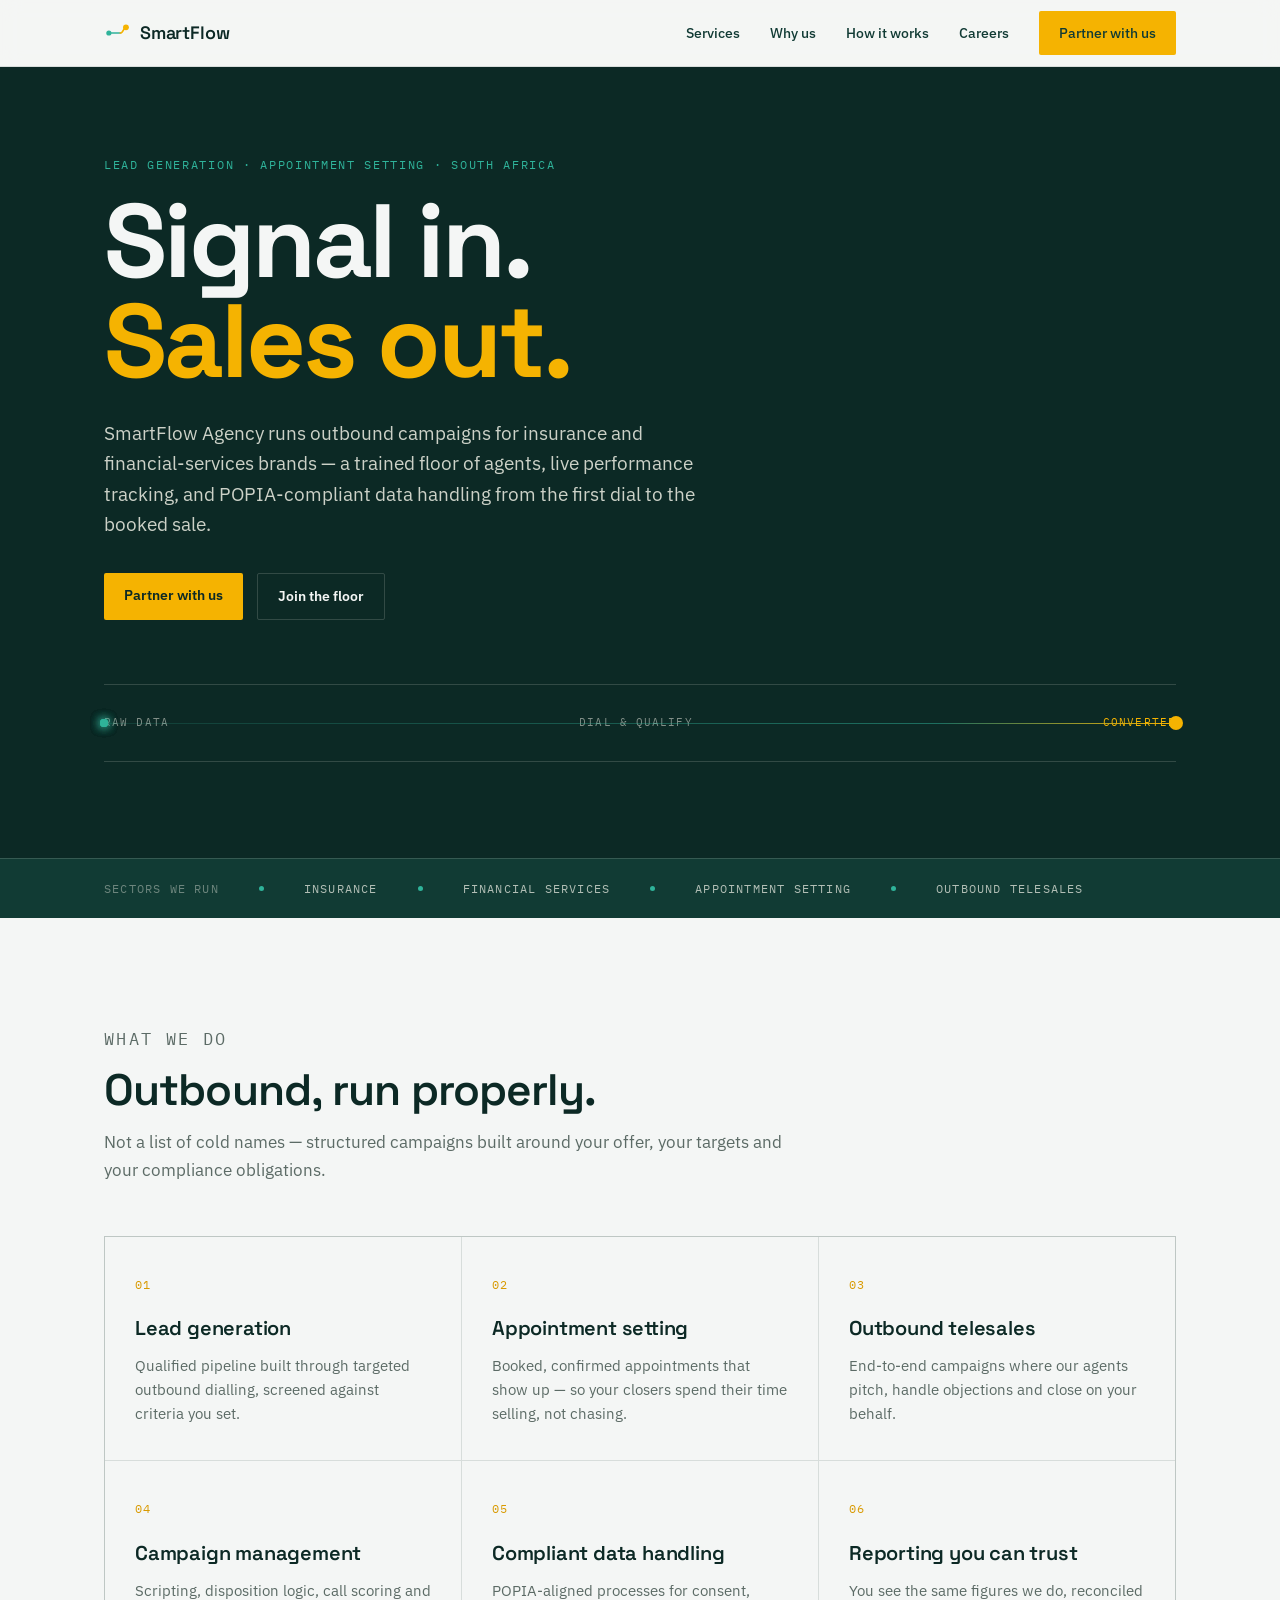
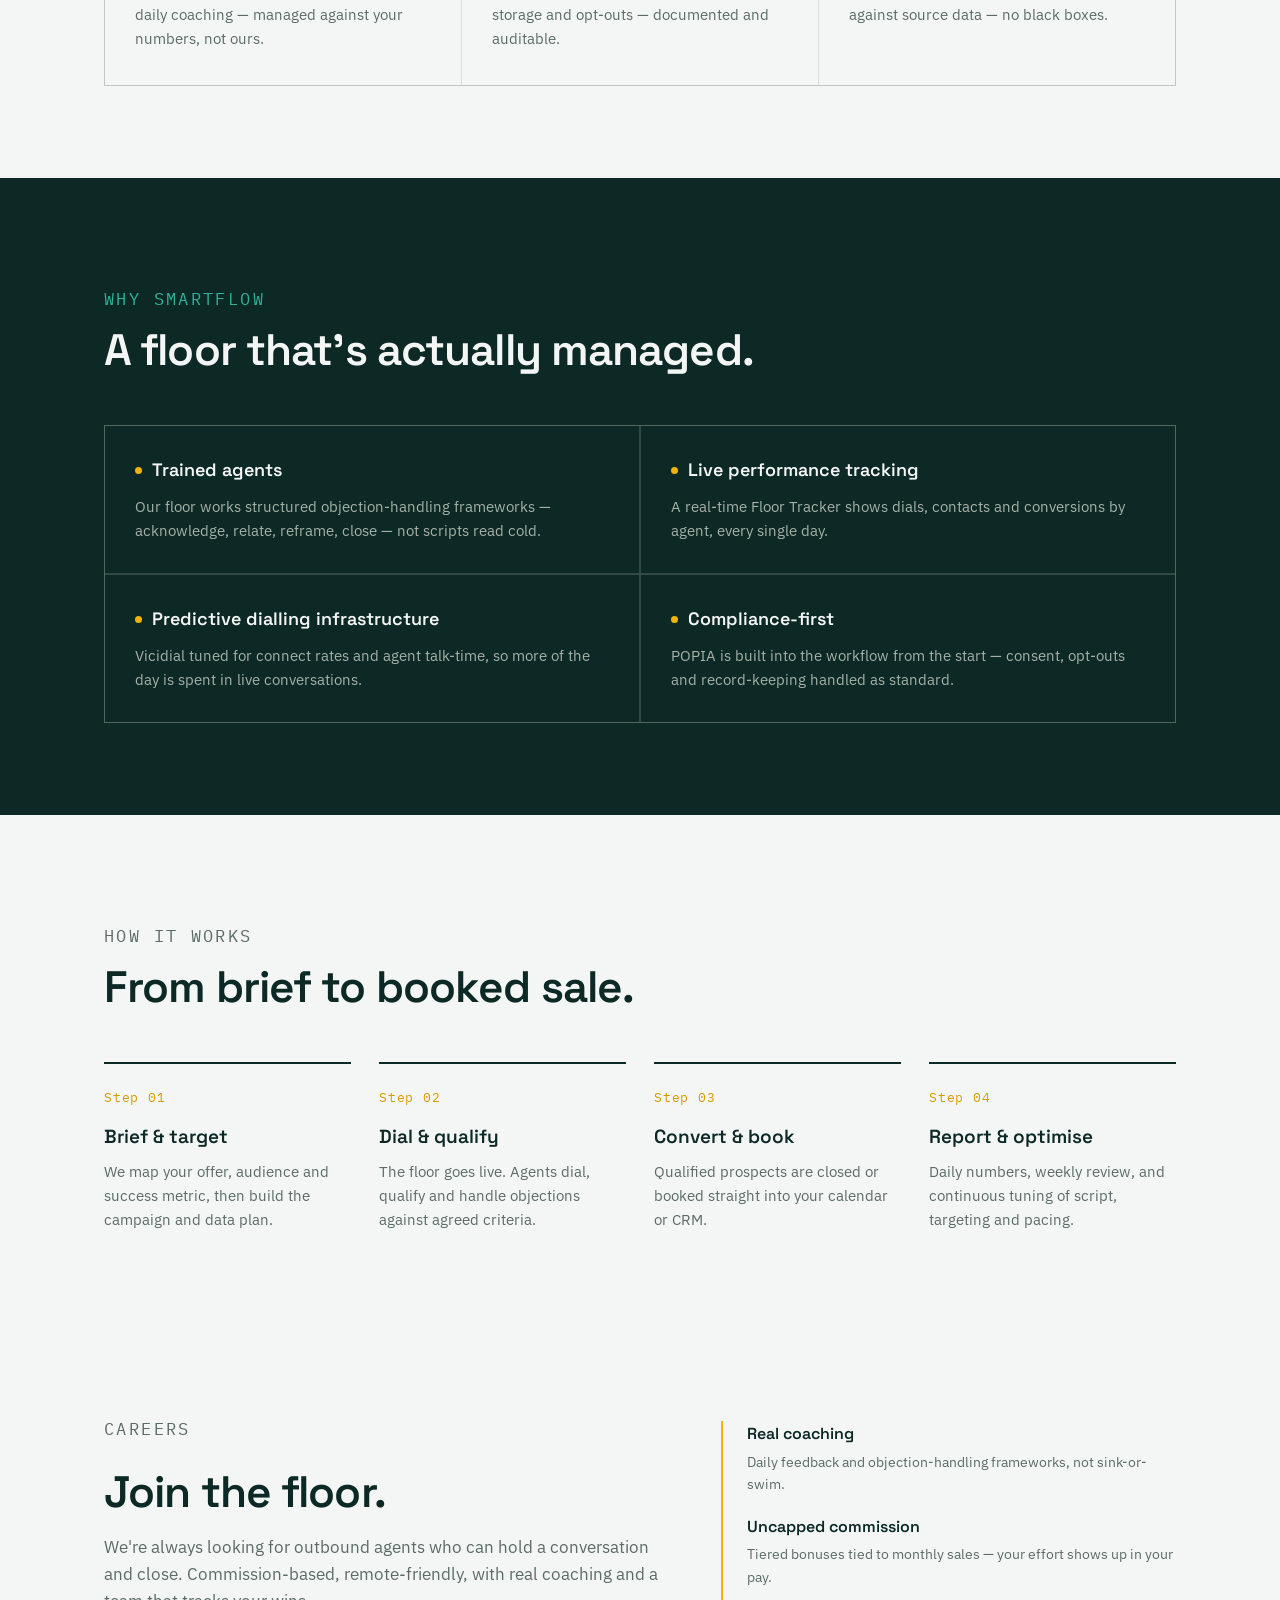
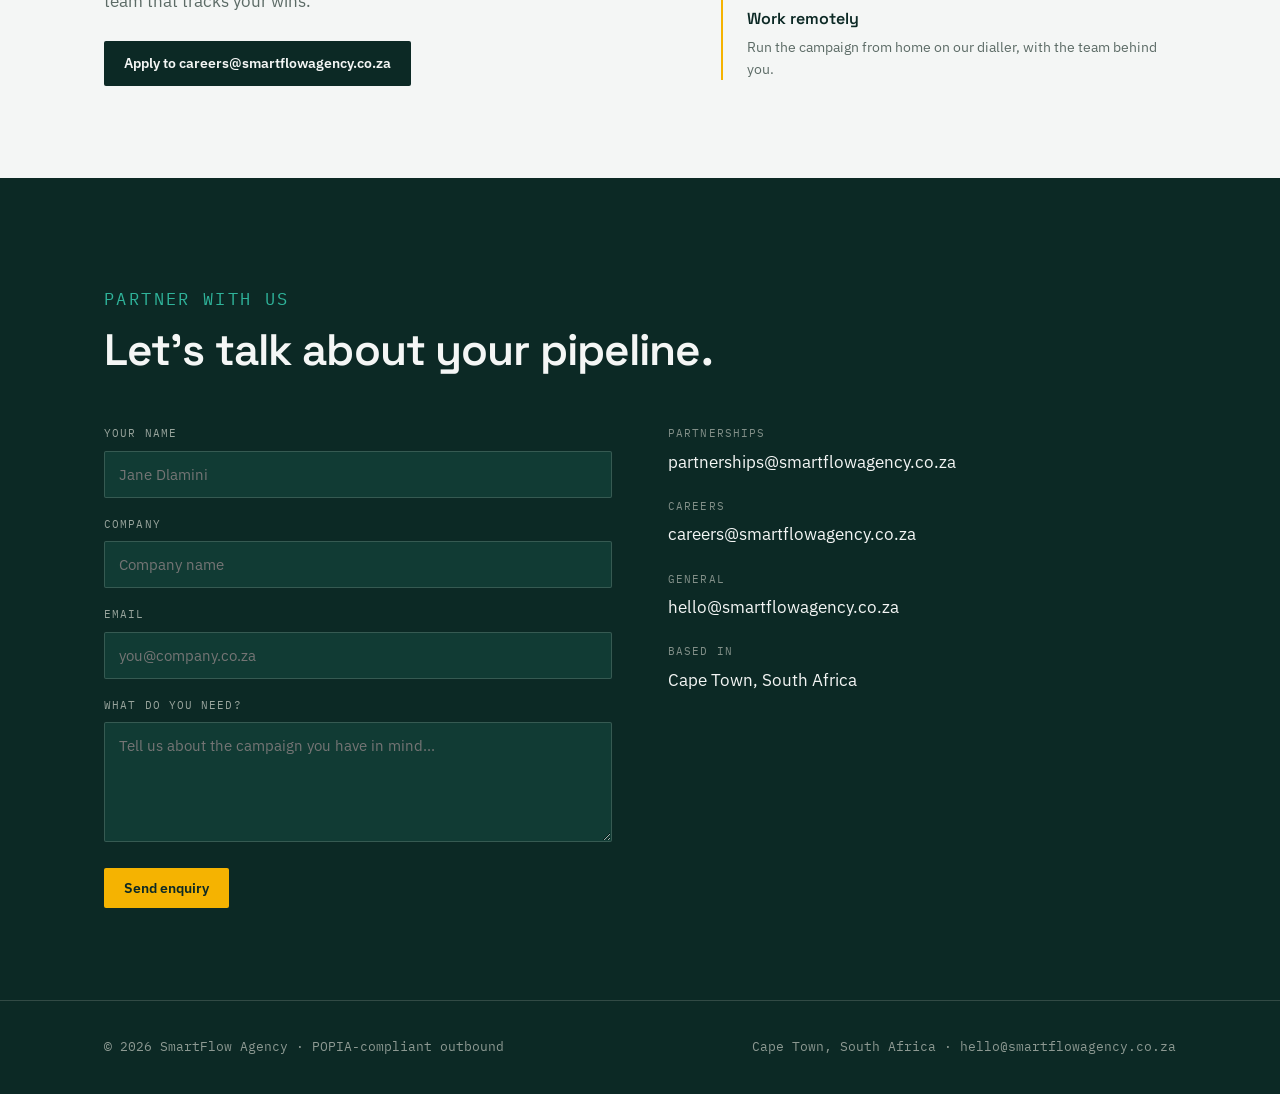
<file: index.html>
<!DOCTYPE html>
<html lang="en">
<head>
<meta charset="UTF-8">
<meta name="viewport" content="width=device-width, initial-scale=1.0">
<title>SmartFlow Agency — Outbound campaigns that convert</title>
<meta name="description" content="SmartFlow Agency runs outbound lead generation and appointment-setting campaigns for insurance and financial-services brands in South Africa. Trained agents, live performance tracking, POPIA-compliant.">
<link rel="preconnect" href="https://fonts.googleapis.com">
<link rel="preconnect" href="https://fonts.gstatic.com" crossorigin>
<link href="https://fonts.googleapis.com/css2?family=Space+Grotesk:wght@400;500;600;700&family=IBM+Plex+Sans:wght@400;500;600&family=IBM+Plex+Mono:wght@400;500&display=swap" rel="stylesheet">
<style>
  :root{
    --ink:#0C2925;
    --ink-2:#113B34;
    --ink-3:#17493F;
    --paper:#F4F6F5;
    --paper-2:#EAEEEC;
    --amber:#F5B301;
    --amber-deep:#D99A00;
    --teal:#2FB39A;
    --muted:#5C6B66;
    --line:rgba(12,41,37,.12);
    --line-light:rgba(247,246,236,.16);
    --display:'Space Grotesk',sans-serif;
    --body:'IBM Plex Sans',sans-serif;
    --mono:'IBM Plex Mono',monospace;
    --maxw:1120px;
  }
  *{box-sizing:border-box;margin:0;padding:0}
  html{scroll-behavior:smooth}
  body{
    font-family:var(--body);
    color:var(--ink);
    background:var(--paper);
    line-height:1.6;
    -webkit-font-smoothing:antialiased;
  }
  a{color:inherit;text-decoration:none}
  .wrap{max-width:var(--maxw);margin:0 auto;padding:0 24px}
  .mono{font-family:var(--mono);letter-spacing:.02em}
  .eyebrow{
    font-family:var(--mono);
    font-size:12px;
    letter-spacing:.14em;
    text-transform:uppercase;
    color:var(--muted);
  }

  /* ---------- header ---------- */
  header{
    position:sticky;top:0;z-index:50;
    background:rgba(244,246,245,.82);
    backdrop-filter:blur(10px);
    border-bottom:1px solid var(--line);
  }
  .nav{display:flex;align-items:center;justify-content:space-between;height:66px}
  .brand{display:flex;align-items:center;gap:10px;font-family:var(--display);font-weight:600;font-size:18px;letter-spacing:-.01em}
  .brand .mark{width:26px;height:26px;flex:0 0 auto}
  .nav-links{display:flex;align-items:center;gap:30px}
  .nav-links a{font-size:14px;color:var(--ink-2);font-weight:500;transition:color .18s}
  .nav-links a:hover{color:var(--amber-deep)}
  .btn{
    font-family:var(--body);font-weight:600;font-size:14px;
    padding:11px 20px;border-radius:2px;cursor:pointer;border:none;
    transition:transform .15s, background .18s, color .18s;
    display:inline-block;
  }
  .btn-primary{background:var(--ink);color:var(--paper)}
  .btn-primary:hover{background:var(--ink-3);transform:translateY(-1px)}
  .btn-amber{background:var(--amber);color:var(--ink)}
  .btn-amber:hover{background:var(--amber-deep);transform:translateY(-1px)}
  .btn-ghost{background:transparent;color:var(--paper);border:1px solid var(--line-light)}
  .btn-ghost:hover{border-color:var(--amber);color:var(--amber)}
  .menu-btn{display:none;background:none;border:none;cursor:pointer;padding:6px}
  .menu-btn span{display:block;width:22px;height:2px;background:var(--ink);margin:5px 0;transition:.2s}

  /* ---------- hero ---------- */
  .hero{
    background:var(--ink);
    color:var(--paper);
    position:relative;
    overflow:hidden;
    padding:88px 0 96px;
  }
  .hero .wrap{position:relative;z-index:2}
  .hero .eyebrow{color:var(--teal)}
  .hero h1{
    font-family:var(--display);
    font-weight:700;
    font-size:clamp(52px,9vw,104px);
    line-height:.96;
    letter-spacing:-.03em;
    margin:18px 0 0;
  }
  .hero h1 .out{color:var(--amber)}
  .hero .sub{
    max-width:620px;
    margin:26px 0 34px;
    font-size:clamp(16px,2vw,19px);
    color:rgba(247,246,236,.82);
  }
  .hero-cta{display:flex;gap:14px;flex-wrap:wrap}

  /* signature flow line */
  .flow{
    position:relative;
    margin-top:64px;
    height:78px;
    border-top:1px solid var(--line-light);
    border-bottom:1px solid var(--line-light);
    display:flex;align-items:center;
  }
  .flow-track{position:absolute;left:0;right:0;top:50%;height:1px;background:linear-gradient(90deg,rgba(47,179,154,.15),rgba(47,179,154,.5) 78%,var(--amber) 100%)}
  .flow-labels{display:flex;justify-content:space-between;width:100%;font-family:var(--mono);font-size:11px;letter-spacing:.1em;text-transform:uppercase;color:rgba(247,246,236,.5)}
  .flow-labels span:last-child{color:var(--amber)}
  .lead{position:absolute;top:50%;left:0;width:8px;height:8px;border-radius:50%;background:var(--teal);transform:translate(-50%,-50%);box-shadow:0 0 10px rgba(47,179,154,.6)}
  .lead.d1{animation:travel 4.2s linear infinite}
  .lead.d2{animation:travel 4.2s linear infinite;animation-delay:1.1s}
  .lead.d3{animation:travelDrop 4.2s linear infinite;animation-delay:2.2s}
  .lead.d4{animation:travel 4.2s linear infinite;animation-delay:3.1s}
  .node-end{position:absolute;top:50%;right:0;width:14px;height:14px;border-radius:50%;background:var(--amber);transform:translate(50%,-50%);box-shadow:0 0 0 0 rgba(245,179,1,.5);animation:pulse 2.1s ease-out infinite}
  @keyframes travel{0%{left:0;opacity:0}6%{opacity:1}94%{opacity:1;background:var(--amber)}100%{left:100%;opacity:0}}
  @keyframes travelDrop{0%{left:0;opacity:0}6%{opacity:1}44%{opacity:1}60%{opacity:0;left:52%}100%{opacity:0}}
  @keyframes pulse{0%{box-shadow:0 0 0 0 rgba(245,179,1,.5)}70%{box-shadow:0 0 0 16px rgba(245,179,1,0)}100%{box-shadow:0 0 0 0 rgba(245,179,1,0)}}

  /* ---------- sector strip ---------- */
  .strip{background:var(--ink-2);color:rgba(247,246,236,.7);border-top:1px solid var(--line-light)}
  .strip .wrap{display:flex;gap:12px 40px;flex-wrap:wrap;align-items:center;padding:20px 24px;font-family:var(--mono);font-size:12px;letter-spacing:.1em;text-transform:uppercase}
  .strip .lbl{color:rgba(247,246,236,.4)}
  .strip .dot{width:5px;height:5px;border-radius:50%;background:var(--teal);display:inline-block}

  /* ---------- generic section ---------- */
  section{padding:92px 0}
  .sec-head{max-width:680px;margin-bottom:52px}
  .sec-head h2{font-family:var(--display);font-weight:600;font-size:clamp(30px,4.4vw,44px);line-height:1.05;letter-spacing:-.02em;margin:14px 0 0}
  .sec-head p{margin-top:16px;color:var(--muted);font-size:17px}

  /* services grid */
  .grid{display:grid;grid-template-columns:repeat(3,1fr);gap:1px;background:var(--line);border:1px solid var(--line)}
  .card{background:var(--paper);padding:34px 30px;transition:background .2s}
  .card:hover{background:var(--paper-2)}
  .card .num{font-family:var(--mono);font-size:12px;color:var(--amber-deep);letter-spacing:.08em}
  .card h3{font-family:var(--display);font-weight:600;font-size:20px;margin:16px 0 10px;letter-spacing:-.01em}
  .card p{color:var(--muted);font-size:15px}

  /* why - dark band */
  .why{background:var(--ink);color:var(--paper)}
  .why .sec-head h2{color:var(--paper)}
  .why .sec-head .eyebrow{color:var(--teal)}
  .why-grid{display:grid;grid-template-columns:repeat(2,1fr);gap:2px;background:var(--line-light);border:1px solid var(--line-light)}
  .why-item{background:var(--ink);padding:30px 30px}
  .why-item h3{font-family:var(--display);font-weight:600;font-size:18px;margin-bottom:10px;display:flex;align-items:center;gap:10px}
  .why-item h3::before{content:"";width:7px;height:7px;background:var(--amber);border-radius:50%;flex:0 0 auto}
  .why-item p{color:rgba(247,246,236,.66);font-size:15px}

  /* process */
  .steps{display:grid;grid-template-columns:repeat(4,1fr);gap:28px}
  .step{border-top:2px solid var(--ink);padding-top:20px}
  .step .n{font-family:var(--mono);font-size:13px;color:var(--amber-deep);letter-spacing:.06em}
  .step h3{font-family:var(--display);font-weight:600;font-size:19px;margin:12px 0 8px}
  .step p{color:var(--muted);font-size:15px}

  /* metrics */
  .metrics{background:var(--ink-2);color:var(--paper)}
  .metrics .wrap{display:grid;grid-template-columns:repeat(4,1fr);gap:24px;text-align:left}
  .metric .figure{font-family:var(--display);font-weight:700;font-size:clamp(34px,5vw,52px);color:var(--amber);line-height:1;letter-spacing:-.02em}
  .metric .cap{font-family:var(--mono);font-size:12px;letter-spacing:.1em;text-transform:uppercase;color:rgba(247,246,236,.6);margin-top:12px}

  /* careers split */
  .split{display:grid;grid-template-columns:1.1fr .9fr;gap:60px;align-items:center}
  .split .lead-copy h2{font-family:var(--display);font-weight:600;font-size:clamp(30px,4.4vw,44px);letter-spacing:-.02em;line-height:1.05;margin:14px 0 18px}
  .split .lead-copy p{color:var(--muted);font-size:17px;margin-bottom:26px}
  .perks{border-left:2px solid var(--amber);padding-left:24px;display:flex;flex-direction:column;gap:18px}
  .perks div h4{font-family:var(--display);font-weight:600;font-size:16px;margin-bottom:4px}
  .perks div p{color:var(--muted);font-size:14px;margin:0}

  /* contact */
  .contact{background:var(--ink);color:var(--paper)}
  .contact .sec-head h2{color:var(--paper)}
  .contact .sec-head .eyebrow{color:var(--teal)}
  .contact-grid{display:grid;grid-template-columns:1fr 1fr;gap:56px}
  .field{margin-bottom:18px}
  .field label{display:block;font-family:var(--mono);font-size:11px;letter-spacing:.1em;text-transform:uppercase;color:rgba(247,246,236,.6);margin-bottom:8px}
  .field input,.field textarea{
    width:100%;background:var(--ink-2);border:1px solid var(--line-light);
    color:var(--paper);font-family:var(--body);font-size:15px;padding:13px 14px;border-radius:2px;
  }
  .field input:focus,.field textarea:focus{outline:none;border-color:var(--amber)}
  .field textarea{resize:vertical;min-height:120px}
  .contact-detail{display:flex;flex-direction:column;gap:22px}
  .contact-detail .row .k{font-family:var(--mono);font-size:11px;letter-spacing:.1em;text-transform:uppercase;color:rgba(247,246,236,.5);margin-bottom:6px}
  .contact-detail .row a,.contact-detail .row span{font-size:17px;color:var(--paper)}
  .contact-detail .row a:hover{color:var(--amber)}

  /* footer */
  footer{background:var(--ink);color:rgba(247,246,236,.55);border-top:1px solid var(--line-light);padding:36px 0}
  footer .wrap{display:flex;justify-content:space-between;flex-wrap:wrap;gap:14px;font-size:13px;font-family:var(--mono)}

  @media (max-width:860px){
    .nav-links{
      position:absolute;top:66px;left:0;right:0;background:var(--paper);
      flex-direction:column;gap:0;padding:8px 0;border-bottom:1px solid var(--line);
      display:none;
    }
    .nav-links.open{display:flex}
    .nav-links a{padding:14px 24px;width:100%}
    .nav-links .btn{margin:8px 24px;text-align:center}
    .menu-btn{display:block}
    .grid,.why-grid{grid-template-columns:1fr}
    .steps{grid-template-columns:1fr 1fr}
    .metrics .wrap{grid-template-columns:1fr 1fr}
    .split,.contact-grid{grid-template-columns:1fr;gap:36px}
  }
  @media (max-width:520px){
    .steps,.metrics .wrap{grid-template-columns:1fr}
    section{padding:64px 0}
  }
  @media (prefers-reduced-motion:reduce){
    .lead{animation:none!important;opacity:0}
    .node-end{animation:none!important}
    html{scroll-behavior:auto}
  }
</style>
</head>
<body>

<header>
  <div class="wrap nav">
    <a class="brand" href="#top" aria-label="SmartFlow Agency home">
      <svg class="mark" viewBox="0 0 32 32" fill="none" aria-hidden="true">
        <circle cx="6" cy="16" r="3.2" fill="#2FB39A"/>
        <path d="M9 16 H20" stroke="#2FB39A" stroke-width="2" stroke-linecap="round"/>
        <path d="M20 16 C24 16 24 9 27 9" stroke="#F5B301" stroke-width="2" stroke-linecap="round"/>
        <circle cx="27" cy="9" r="3.6" fill="#F5B301"/>
      </svg>
      SmartFlow
    </a>
    <nav class="nav-links" id="navLinks">
      <a href="#services">Services</a>
      <a href="#why">Why us</a>
      <a href="#process">How it works</a>
      <a href="#careers">Careers</a>
      <a href="#contact" class="btn btn-amber">Partner with us</a>
    </nav>
    <button class="menu-btn" id="menuBtn" aria-label="Toggle menu"><span></span><span></span><span></span></button>
  </div>
</header>

<main id="top">

  <!-- HERO -->
  <section class="hero">
    <div class="wrap">
      <p class="eyebrow">Lead generation · Appointment setting · South Africa</p>
      <h1>Signal in.<br><span class="out">Sales out.</span></h1>
      <p class="sub">SmartFlow Agency runs outbound campaigns for insurance and financial-services brands — a trained floor of agents, live performance tracking, and POPIA-compliant data handling from the first dial to the booked sale.</p>
      <div class="hero-cta">
        <a href="#contact" class="btn btn-amber">Partner with us</a>
        <a href="#careers" class="btn btn-ghost">Join the floor</a>
      </div>

      <div class="flow" aria-hidden="true">
        <div class="flow-track"></div>
        <span class="lead d1"></span>
        <span class="lead d2"></span>
        <span class="lead d3"></span>
        <span class="lead d4"></span>
        <span class="node-end"></span>
        <div class="flow-labels">
          <span>Raw data</span>
          <span>Dial &amp; qualify</span>
          <span>Converted</span>
        </div>
      </div>
    </div>
  </section>

  <!-- SECTOR STRIP -->
  <div class="strip">
    <div class="wrap">
      <span class="lbl">Sectors we run</span>
      <span class="dot"></span> Insurance
      <span class="dot"></span> Financial services
      <span class="dot"></span> Appointment setting
      <span class="dot"></span> Outbound telesales
    </div>
  </div>

  <!-- SERVICES -->
  <section id="services">
    <div class="wrap">
      <div class="sec-head">
        <p class="eyebrow">What we do</p>
        <h2>Outbound, run properly.</h2>
        <p>Not a list of cold names — structured campaigns built around your offer, your targets and your compliance obligations.</p>
      </div>
      <div class="grid">
        <div class="card">
          <span class="num">01</span>
          <h3>Lead generation</h3>
          <p>Qualified pipeline built through targeted outbound dialling, screened against criteria you set.</p>
        </div>
        <div class="card">
          <span class="num">02</span>
          <h3>Appointment setting</h3>
          <p>Booked, confirmed appointments that show up — so your closers spend their time selling, not chasing.</p>
        </div>
        <div class="card">
          <span class="num">03</span>
          <h3>Outbound telesales</h3>
          <p>End-to-end campaigns where our agents pitch, handle objections and close on your behalf.</p>
        </div>
        <div class="card">
          <span class="num">04</span>
          <h3>Campaign management</h3>
          <p>Scripting, disposition logic, call scoring and daily coaching — managed against your numbers, not ours.</p>
        </div>
        <div class="card">
          <span class="num">05</span>
          <h3>Compliant data handling</h3>
          <p>POPIA-aligned processes for consent, storage and opt-outs — documented and auditable.</p>
        </div>
        <div class="card">
          <span class="num">06</span>
          <h3>Reporting you can trust</h3>
          <p>You see the same figures we do, reconciled against source data — no black boxes.</p>
        </div>
      </div>
    </div>
  </section>

  <!-- WHY -->
  <section id="why" class="why">
    <div class="wrap">
      <div class="sec-head">
        <p class="eyebrow">Why SmartFlow</p>
        <h2>A floor that's actually managed.</h2>
      </div>
      <div class="why-grid">
        <div class="why-item">
          <h3>Trained agents</h3>
          <p>Our floor works structured objection-handling frameworks — acknowledge, relate, reframe, close — not scripts read cold.</p>
        </div>
        <div class="why-item">
          <h3>Live performance tracking</h3>
          <p>A real-time Floor Tracker shows dials, contacts and conversions by agent, every single day.</p>
        </div>
        <div class="why-item">
          <h3>Predictive dialling infrastructure</h3>
          <p>Vicidial tuned for connect rates and agent talk-time, so more of the day is spent in live conversations.</p>
        </div>
        <div class="why-item">
          <h3>Compliance-first</h3>
          <p>POPIA is built into the workflow from the start — consent, opt-outs and record-keeping handled as standard.</p>
        </div>
      </div>
    </div>
  </section>

  <!-- PROCESS -->
  <section id="process">
    <div class="wrap">
      <div class="sec-head">
        <p class="eyebrow">How it works</p>
        <h2>From brief to booked sale.</h2>
      </div>
      <div class="steps">
        <div class="step">
          <span class="n">Step 01</span>
          <h3>Brief &amp; target</h3>
          <p>We map your offer, audience and success metric, then build the campaign and data plan.</p>
        </div>
        <div class="step">
          <span class="n">Step 02</span>
          <h3>Dial &amp; qualify</h3>
          <p>The floor goes live. Agents dial, qualify and handle objections against agreed criteria.</p>
        </div>
        <div class="step">
          <span class="n">Step 03</span>
          <h3>Convert &amp; book</h3>
          <p>Qualified prospects are closed or booked straight into your calendar or CRM.</p>
        </div>
        <div class="step">
          <span class="n">Step 04</span>
          <h3>Report &amp; optimise</h3>
          <p>Daily numbers, weekly review, and continuous tuning of script, targeting and pacing.</p>
        </div>
      </div>
    </div>
  </section>

  <!-- CAREERS -->
  <section id="careers">
    <div class="wrap split">
      <div class="lead-copy">
        <p class="eyebrow">Careers</p>
        <h2>Join the floor.</h2>
        <p>We're always looking for outbound agents who can hold a conversation and close. Commission-based, remote-friendly, with real coaching and a team that tracks your wins.</p>
        <a href="mailto:careers@smartflowagency.co.za?subject=Agent%20application" class="btn btn-primary">Apply to careers@smartflowagency.co.za</a>
      </div>
      <div class="perks">
        <div><h4>Real coaching</h4><p>Daily feedback and objection-handling frameworks, not sink-or-swim.</p></div>
        <div><h4>Uncapped commission</h4><p>Tiered bonuses tied to monthly sales — your effort shows up in your pay.</p></div>
        <div><h4>Work remotely</h4><p>Run the campaign from home on our dialler, with the team behind you.</p></div>
      </div>
    </div>
  </section>

  <!-- CONTACT -->
  <section id="contact" class="contact">
    <div class="wrap">
      <div class="sec-head">
        <p class="eyebrow">Partner with us</p>
        <h2>Let's talk about your pipeline.</h2>
      </div>
      <div class="contact-grid">
        <form name="contact" method="POST" data-netlify="true" netlify-honeypot="bot-field">
          <input type="hidden" name="form-name" value="contact">
          <p style="display:none"><label>Leave blank: <input name="bot-field"></label></p>
          <div class="field"><label for="name">Your name</label><input id="name" name="name" type="text" placeholder="Jane Dlamini" required></div>
          <div class="field"><label for="company">Company</label><input id="company" name="company" type="text" placeholder="Company name"></div>
          <div class="field"><label for="email">Email</label><input id="email" name="email" type="email" placeholder="you@company.co.za" required></div>
          <div class="field"><label for="msg">What do you need?</label><textarea id="msg" name="message" placeholder="Tell us about the campaign you have in mind..." required></textarea></div>
          <button class="btn btn-amber" type="submit">Send enquiry</button>
        </form>
        <div class="contact-detail">
          <div class="row"><div class="k">Partnerships</div><a href="mailto:partnerships@smartflowagency.co.za">partnerships@smartflowagency.co.za</a></div>
          <div class="row"><div class="k">Careers</div><a href="mailto:careers@smartflowagency.co.za">careers@smartflowagency.co.za</a></div>
          <div class="row"><div class="k">General</div><a href="mailto:hello@smartflowagency.co.za">hello@smartflowagency.co.za</a></div>
          <div class="row"><div class="k">Based in</div><span>Cape Town, South Africa</span></div>
        </div>
      </div>
    </div>
  </section>

</main>

<footer>
  <div class="wrap">
    <span>© 2026 SmartFlow Agency · POPIA-compliant outbound</span>
    <span>Cape Town, South Africa · hello@smartflowagency.co.za</span>
  </div>
</footer>

<script>
  // mobile menu
  var menuBtn = document.getElementById('menuBtn');
  var navLinks = document.getElementById('navLinks');
  menuBtn.addEventListener('click', function(){ navLinks.classList.toggle('open'); });
  navLinks.querySelectorAll('a').forEach(function(a){
    a.addEventListener('click', function(){ navLinks.classList.remove('open'); });
  });
</script>
</body>
</html>
</file>
